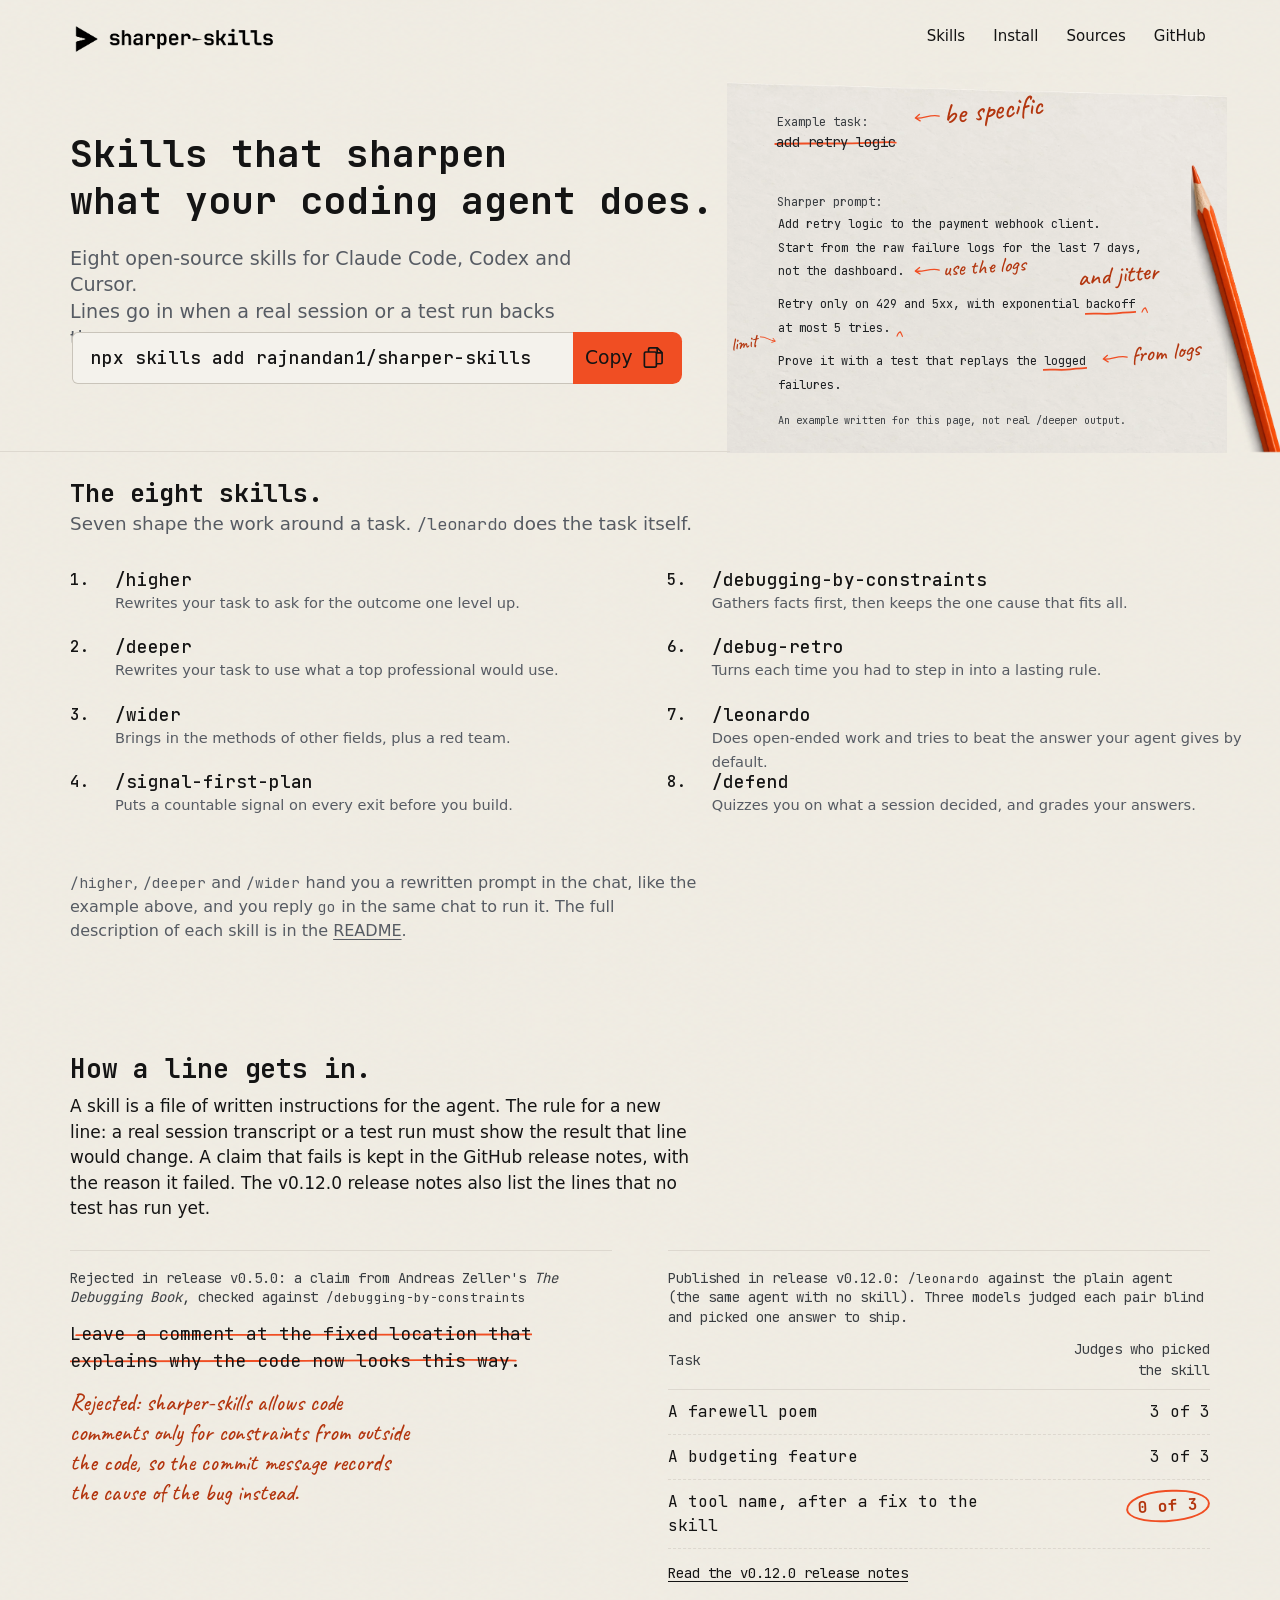
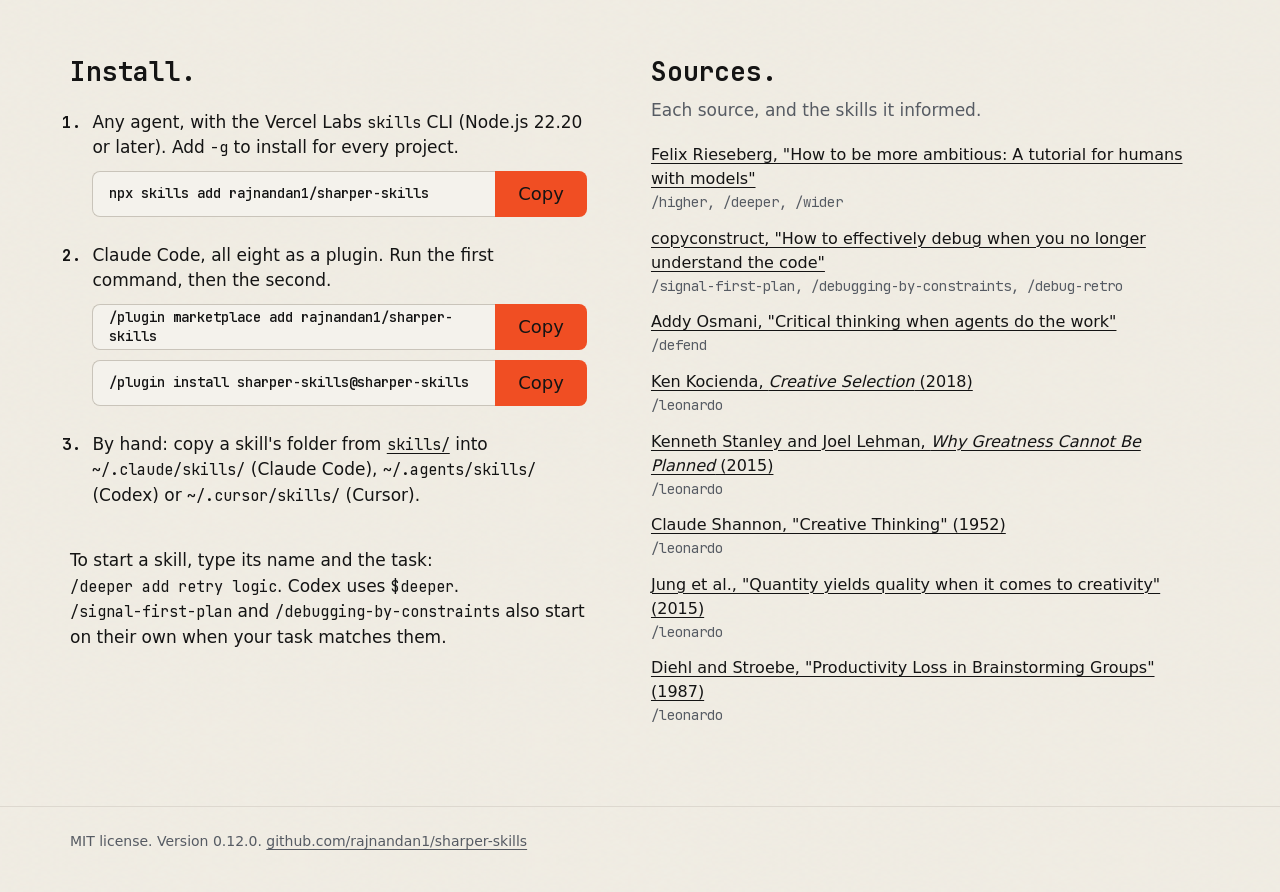
<file: site/index.html>
<!doctype html>
<html lang="en">
<head>
<meta charset="utf-8">
<meta name="viewport" content="width=device-width, initial-scale=1">
<title>sharper-skills: skills that sharpen what your coding agent does</title>
<meta name="description" content="Eight open-source skills for Claude Code, Codex, Cursor and any agent that reads SKILL.md. Lines go in when a real session or a test run backs them.">
<link rel="icon" href="favicon.ico" sizes="48x48">
<link rel="icon" href="favicon.svg" type="image/svg+xml">
<link rel="apple-touch-icon" href="apple-touch-icon.png">
<meta name="theme-color" content="#F4F2EC">
<link rel="preload" href="assets/fonts/jetbrains-mono-latin.woff2" as="font" type="font/woff2" crossorigin>
<link rel="stylesheet" href="styles.css">
<script src="copy.js" defer></script>
<script async src="https://saki-production.up.railway.app/g-t-m/script.js?id=G-XY8P7ZVPV5"></script>
<script>
  window.dataLayer = window.dataLayer || [];
  function gtag() { dataLayer.push(arguments); }
  gtag("js", new Date());
  gtag("config", "G-XY8P7ZVPV5", { transport_url: "https://saki-production.up.railway.app/g-a" });
</script>
</head>
<body>
<a class="skip" href="#main">Skip to content</a>
<header class="stage" id="top">
  <a class="logo" href="#top"><img src="assets/plates/logo.png" alt="sharper-skills" width="1200" height="182" fetchpriority="high"></a>
  <nav class="nav" aria-label="Main">
    <a href="#skills">Skills</a>
    <a href="#install">Install</a>
    <a href="#sources">Sources</a>
    <a href="https://github.com/rajnandan1/sharper-skills">GitHub</a>
  </nav>
  <div class="hero-copy">
    <h1 class="headline">Skills that sharpen<br> what your coding agent does.</h1>
    <p class="subhead">Eight open-source skills for Claude Code, Codex and Cursor.<br> Lines go in when a real session or a test run backs them.</p>
    <div class="install">
      <label class="visually-hidden" for="cmd-main">Install command</label>
      <input class="install-field" id="cmd-main" value="npx skills add rajnandan1/sharper-skills" readonly spellcheck="false">
      <button class="copy-button" type="button" data-copy="cmd-main"><span class="copy-label">Copy</span><svg class="copy-glyph" viewBox="0 0 24 24" aria-hidden="true" focusable="false"><path d="M8.5 2.75h7.25l4.5 4.5v9.5a1.25 1.25 0 0 1-1.25 1.25H8.5a1.25 1.25 0 0 1-1.25-1.25V4a1.25 1.25 0 0 1 1.25-1.25Z" fill="none" stroke="currentColor" stroke-width="1.6" stroke-linejoin="round"/><path d="M15.5 2.9v4.6h4.6" fill="none" stroke="currentColor" stroke-width="1.6" stroke-linejoin="round"/><rect class="copy-front" x="3.25" y="6.75" width="11.5" height="14.5" rx="1.25" stroke="currentColor" stroke-width="1.6"/></svg></button>
      <p class="copy-status" role="status" aria-live="polite"></p>
    </div>
  </div>
  <figure class="sheet" aria-labelledby="sheet-caption">
    <img class="sheet-paper" src="assets/plates/sheet-paper.webp" alt="" width="1536" height="1024">
    <img class="pencil" src="assets/plates/pencil.webp" alt="" width="466" height="1536">
    <p class="sheet-label sheet-label-original">Example task:</p>
    <p class="sheet-task"><span class="mark-strike">add retry logic</span></p>
    <p class="note note-specific"><svg class="arrow" viewBox="0 0 40 16" aria-hidden="true" focusable="false"><path d="M39 9 C 26 4, 14 11, 3 8 M9 3 L 2 8 L 9 13" fill="none" stroke="currentColor" stroke-width="2" stroke-linecap="round" stroke-linejoin="round"/></svg><span>be specific</span></p>
    <p class="sheet-label sheet-label-sharper">Sharper prompt:</p>
    <div class="sheet-rewrite">
      <p>Add retry logic to the payment webhook client.<br> Start from the raw failure logs for the last 7 days,<br> not the dashboard.</p>
      <p>Retry only on 429 and 5xx, with exponential <span class="mark-under">backoff</span><span class="caret" aria-hidden="true">^</span><br> at most 5 tries.<span class="caret" aria-hidden="true">^</span></p>
      <p>Prove it with a test that replays the <span class="mark-under">logged</span><br> failures.</p>
    </div>
    <p class="note note-dashboard"><svg class="arrow" viewBox="0 0 40 16" aria-hidden="true" focusable="false"><path d="M39 9 C 26 4, 14 11, 3 8 M9 3 L 2 8 L 9 13" fill="none" stroke="currentColor" stroke-width="2" stroke-linecap="round" stroke-linejoin="round"/></svg><span>use the logs</span></p>
    <p class="note note-jitter"><span>and jitter</span></p>
    <p class="note note-limit"><span>limit</span><svg class="arrow arrow-r" viewBox="0 0 40 16" aria-hidden="true" focusable="false"><path d="M39 9 C 26 4, 14 11, 3 8 M9 3 L 2 8 L 9 13" fill="none" stroke="currentColor" stroke-width="2" stroke-linecap="round" stroke-linejoin="round"/></svg></p>
    <p class="note note-logs"><svg class="arrow" viewBox="0 0 40 16" aria-hidden="true" focusable="false"><path d="M39 9 C 26 4, 14 11, 3 8 M9 3 L 2 8 L 9 13" fill="none" stroke="currentColor" stroke-width="2" stroke-linecap="round" stroke-linejoin="round"/></svg><span>from logs</span></p>
    <figcaption class="sheet-caption" id="sheet-caption">An example written for this page, not real <code>/deeper</code> output.</figcaption>
  </figure>
</header>

<main id="main">
  <section class="skills" id="skills" aria-labelledby="skills-title">
    <h2 class="skills-heading" id="skills-title">The eight skills.</h2>
    <p class="skills-intro">Seven shape the work around a task. <code>/leonardo</code> does the task itself.</p>
    <ol class="skill-list">
      <li class="skill"><code>/higher</code><span>Rewrites your task to ask for the outcome one level up.</span></li>
      <li class="skill"><code>/deeper</code><span>Rewrites your task to use what a top professional would use.</span></li>
      <li class="skill"><code>/wider</code><span>Brings in the methods of other fields, plus a red team.</span></li>
      <li class="skill"><code>/signal-first-plan</code><span>Puts a countable signal on every exit before you build.</span></li>
      <li class="skill"><code>/debugging-by-constraints</code><span>Gathers facts first, then keeps the one cause that fits all.</span></li>
      <li class="skill"><code>/debug-retro</code><span>Turns each time you had to step in into a lasting rule.</span></li>
      <li class="skill"><code>/leonardo</code><span>Does open-ended work and tries to beat the answer your agent gives by default.</span></li>
      <li class="skill"><code>/defend</code><span>Quizzes you on what a session decided, and grades your answers.</span></li>
    </ol>
    <p class="skills-more"><code>/higher</code>, <code>/deeper</code> and <code>/wider</code> hand you a rewritten prompt in the chat, like the example above, and you reply <code>go</code> in the same chat to run it. The full description of each skill is in the <a href="https://github.com/rajnandan1/sharper-skills#the-skills">README</a>.</p>
  </section>

  <section class="evidence" id="evidence" aria-labelledby="evidence-title">
    <div class="evidence-intro">
      <h2 id="evidence-title">How a line gets in.</h2>
      <p>A skill is a file of written instructions for the agent. The rule for a new line: a real session transcript or a test run must show the result that line would change. A claim that fails is kept in the GitHub release notes, with the reason it failed. The v0.12.0 release notes also list the lines that no test has run yet.</p>
    </div>
    <div class="slip slip-rejected">
      <p class="slip-label">Rejected in release v0.5.0: a claim from Andreas Zeller's <cite>The Debugging Book</cite>, checked against <code>/debugging-by-constraints</code></p>
      <p class="slip-typed"><span class="mark-strike">Leave a comment at the fixed location that explains why the code now looks this way.</span></p>
      <p class="slip-note">Rejected: sharper-skills allows code comments only for constraints from outside the code, so the commit message records the cause of the bug instead.</p>
    </div>
    <div class="slip slip-results">
      <p class="slip-label">Published in release v0.12.0: <code>/leonardo</code> against the plain agent (the same agent with no skill). Three models judged each pair blind and picked one answer to ship.</p>
      <table>
        <caption class="visually-hidden">Blind test results for /leonardo, v0.12.0</caption>
        <thead><tr><th scope="col">Task</th><th scope="col">Judges who picked the skill</th></tr></thead>
        <tbody>
          <tr><td>A farewell poem</td><td>3 of 3</td></tr>
          <tr><td>A budgeting feature</td><td>3 of 3</td></tr>
          <tr><td>A tool name, after a fix to the skill</td><td><span class="mark-circle">0 of 3</span></td></tr>
        </tbody>
      </table>
      <p class="slip-source"><a href="https://github.com/rajnandan1/sharper-skills/releases/tag/v0.12.0">Read the v0.12.0 release notes</a></p>
    </div>
  </section>

  <div class="lower">
  <section class="install-section" id="install" aria-labelledby="install-title">
    <h2 id="install-title">Install.</h2>
    <ol class="install-steps">
      <li>
        <p>Any agent, with the Vercel Labs <code>skills</code> CLI (Node.js 22.20 or later). Add <code>-g</code> to install for every project.</p>
        <div class="install install-inline">
          <code class="install-field install-code" id="cmd-cli">npx skills add rajnandan1/sharper-skills</code>
          <button class="copy-button" type="button" data-copy="cmd-cli" aria-describedby="cmd-cli"><span class="copy-label">Copy</span></button>
        </div>
      </li>
      <li>
        <p>Claude Code, all eight as a plugin. Run the first command, then the second.</p>
        <div class="install install-inline">
          <code class="install-field install-code" id="cmd-mkt">/plugin marketplace add rajnandan1/sharper-skills</code>
          <button class="copy-button" type="button" data-copy="cmd-mkt" aria-describedby="cmd-mkt"><span class="copy-label">Copy</span></button>
        </div>
        <div class="install install-inline">
          <code class="install-field install-code" id="cmd-plg">/plugin install sharper-skills@sharper-skills</code>
          <button class="copy-button" type="button" data-copy="cmd-plg" aria-describedby="cmd-plg"><span class="copy-label">Copy</span></button>
        </div>
      </li>
      <li>
        <p>By hand: copy a skill's folder from <a href="https://github.com/rajnandan1/sharper-skills/tree/main/skills"><code>skills/</code></a> into <code>~/.claude/skills/</code> (Claude Code), <code>~/.agents/skills/</code> (Codex) or <code>~/.cursor/skills/</code> (Cursor).</p>
      </li>
    </ol>
    <p class="start">To start a skill, type its name and the task: <code>/deeper add retry logic</code>. Codex uses <code>$deeper</code>. <code>/signal-first-plan</code> and <code>/debugging-by-constraints</code> also start on their own when your task matches them.</p>
  </section>

  <section class="sources" id="sources" aria-labelledby="sources-title">
    <h2 id="sources-title">Sources.</h2>
    <p class="sources-intro">Each source, and the skills it informed.</p>
    <ul class="source-list">
      <li><a href="https://felixrieseberg.com/how-to-be-more-ambitious-a-tutorial-for-humans-with-models/">Felix Rieseberg, "How to be more ambitious: A tutorial for humans with models"</a> <span>/higher, /deeper, /wider</span></li>
      <li><a href="https://copyconstruct.medium.com/how-to-effectively-debug-when-you-no-longer-understand-the-code-bd3dcb2c5f7b">copyconstruct, "How to effectively debug when you no longer understand the code"</a> <span>/signal-first-plan, /debugging-by-constraints, /debug-retro</span></li>
      <li><a href="https://x.com/addyosmani/status/2117512471930167377">Addy Osmani, "Critical thinking when agents do the work"</a> <span>/defend</span></li>
      <li><a href="https://panmacmillan.com/authors/ken-kocienda/creative-selection/9781529004731">Ken Kocienda, <cite>Creative Selection</cite> (2018)</a> <span>/leonardo</span></li>
      <li><a href="https://www.springer.com/gp/book/9783319155234">Kenneth Stanley and Joel Lehman, <cite>Why Greatness Cannot Be Planned</cite> (2015)</a> <span>/leonardo</span></li>
      <li><a href="https://jamesclear.com/great-speeches/creative-thinking-by-claude-shannon">Claude Shannon, "Creative Thinking" (1952)</a> <span>/leonardo</span></li>
      <li><a href="https://pmc.ncbi.nlm.nih.gov/articles/PMC4479710">Jung et al., "Quantity yields quality when it comes to creativity" (2015)</a> <span>/leonardo</span></li>
      <li><a href="https://homepages.se.edu/cvonbergen/files/2013/01/Productivity-Loss-In-Brainstorming_Toward-the-Solution-of-a-Riddle.pdf">Diehl and Stroebe, "Productivity Loss in Brainstorming Groups" (1987)</a> <span>/leonardo</span></li>
    </ul>
  </section>
  </div>
</main>

<footer class="footer">
  <p>MIT license. Version 0.12.0. <a href="https://github.com/rajnandan1/sharper-skills">github.com/rajnandan1/sharper-skills</a></p>
</footer>
</body>
</html>
</file>
<file: site/styles.css>
@font-face { font-family: "JetBrains Mono"; font-weight: 100 800; font-display: swap; src: url("assets/fonts/jetbrains-mono-latin.woff2") format("woff2"); unicode-range: U+0000-00FF, U+0131, U+0152-0153, U+02BB-02BC, U+02C6, U+02DA, U+02DC, U+0304, U+0308, U+0329, U+2000-206F, U+20AC, U+2122, U+2191, U+2193, U+2212, U+2215, U+FEFF, U+FFFD; }
@font-face { font-family: "JetBrains Mono"; font-weight: 100 800; font-display: swap; src: url("assets/fonts/jetbrains-mono-latin-ext.woff2") format("woff2"); unicode-range: U+0100-02BA, U+02BD-02C5, U+02C7-02CC, U+02CE-02D7, U+02DD-02FF, U+1E00-1E9F, U+2C60-2C7F, U+A720-A7FF; }
@font-face { font-family: "Caveat"; font-weight: 400 700; font-display: swap; src: url("assets/fonts/caveat-latin.woff2") format("woff2"); }

:root {
  --ink: #141414;
  --paper: #F4F2EC;
  --signal: #F04E23;
  --pencil: #B3360F;
  --muted: #565B63;
  --rule: #DDD8CF;
  --u: calc(100vw / 1536);
  --mono: "JetBrains Mono", ui-monospace, monospace;
  --typed: var(--mono);
  --hand: "Caveat", cursive;
  --sans: system-ui, -apple-system, "Segoe UI", Roboto, "Helvetica Neue", Arial, sans-serif;
}

* { box-sizing: border-box; }
html { background: var(--paper) url("assets/plates/paper-ground.png") repeat; background-size: 840px 120px; color: var(--ink); -webkit-text-size-adjust: 100%; }
body { margin: 0; font-family: var(--sans); line-height: 1.5; }
img { display: block; max-width: 100%; }
a { color: inherit; text-underline-offset: 0.18em; text-decoration-thickness: 1px; }
a, button, summary { cursor: pointer; }
::selection { background: rgba(240, 78, 35, 0.22); color: var(--ink); }
:focus-visible { outline: 2px solid var(--ink); outline-offset: 3px; border-radius: 2px; }

.stage { position: relative; overflow: hidden; }


.visually-hidden { position: absolute !important; width: 1px; height: 1px; overflow: hidden; clip: rect(0 0 0 0); clip-path: inset(50%); white-space: nowrap; }
.skip { position: absolute; left: 12px; top: -48px; z-index: 10; background: var(--ink); color: var(--paper); padding: 10px 14px; text-decoration: none; }
.skip:focus { top: 12px; }

/* Hero, mobile first */
.stage { padding: 20px 20px 0; display: grid; gap: 18px; }
.logo { width: 170px; }
.logo img { height: auto; }
.nav { display: flex; gap: 22px; font-size: 16px; }
.nav a { text-decoration: none; padding: 10px 0; }
.nav a:hover { text-decoration: underline; }
.headline { margin: 10px 0 0; font-family: var(--mono); font-weight: 700; font-size: clamp(28px, 7.2vw, 46px); line-height: 1.08; letter-spacing: -0.01em; text-wrap: balance; }
.headline br, .subhead br { display: none; }
.subhead { margin: 0; font-size: 18px; line-height: 1.45; color: var(--muted); max-width: 40ch; }
.install { display: flex; flex-wrap: wrap; align-items: stretch; position: relative; }
.install-field { flex: 1 1 220px; min-width: 0; font: 500 16px/1 var(--mono); color: var(--ink); background: var(--paper); border: 1px solid #C9C4BA; border-right: 0; border-radius: 8px 0 0 8px; padding: 0 16px; height: 52px; }
.install-field:focus-visible { outline-offset: -2px; }
.copy-button { flex: 0 0 auto; display: inline-flex; align-items: center; justify-content: center; gap: 8px; min-width: 104px; height: 52px; padding: 0 18px; border: 0; border-radius: 0 8px 8px 0; background: var(--signal); color: var(--ink); font: 500 20px/1 var(--sans); }
.copy-front { fill: var(--signal); }
.copy-button:hover { background: #F2643E; }
.copy-button:active { background: #E0461C; transform: translateY(1px); }
.copy-glyph { width: 22px; height: 22px; }
.copy-status { position: absolute; left: 0; top: 100%; margin: 6px 0 0; font-size: 14px; color: var(--muted); min-height: 1em; }

.sheet { position: relative; margin: 26px 0 0; width: 100%; aspect-ratio: 600 / 458; container-type: inline-size; }
.sheet-paper { position: absolute; inset: 0; width: 100%; height: 100%; object-fit: cover; object-position: center top; }
.pencil { position: absolute; left: 92.7%; top: 22.3%; width: 18%; height: 77.7%; object-fit: cover; object-position: center top; max-width: none; }
.sheet p, .sheet-rewrite { position: absolute; margin: 0; }
.sheet-label { font: 400 2.4cqw/1 var(--mono); color: #3A3E42; }
.sheet-label-original { left: 9.9%; top: 11.4%; }
.sheet-label-sharper { left: 10%; top: 32.6%; }
.sheet-task { left: 9.7%; top: 16.4%; font: 400 2.8cqw/1 var(--mono); color: #1E2124; white-space: nowrap; }
.sheet-rewrite { left: 10.2%; top: 36.9%; width: 76%; font: 400 2.38cqw/2 var(--mono); color: #1E2124; }
.sheet-rewrite p { position: static; white-space: nowrap; }
.sheet-rewrite p + p { margin-top: 0.75em; }
.mark-under { padding: 0 0.12em 0.28em; margin: 0 -0.12em; background: url("data:image/svg+xml,%3Csvg%20xmlns%3D'http%3A%2F%2Fwww.w3.org%2F2000%2Fsvg'%20viewBox%3D'0%200%20100%2010'%20preserveAspectRatio%3D'none'%3E%3Cpath%20d%3D'M1%206.5%20C%2018%204.8%2C%2040%207.6%2C%2062%205.6%20S%2092%204.4%2C%2099%203.2'%20fill%3D'none'%20stroke%3D'%23F04E23'%20stroke-width%3D'1.7'%20stroke-linecap%3D'round'%20vector-effect%3D'non-scaling-stroke'%2F%3E%3C%2Fsvg%3E") left bottom / 100% 0.5em no-repeat; }
.caret { display: inline-block; font: 500 4cqw/0 var(--hand); color: var(--signal); transform: translate(0.2em, 0.55em); }
.note { display: flex; align-items: center; gap: 0.6cqw; font: 500 4.2cqw/0.9 var(--hand); color: var(--pencil); transform: rotate(-6deg); transform-origin: left center; white-space: nowrap; }
.note .arrow { width: 5.2cqw; height: auto; flex: 0 0 auto; color: var(--signal); }
.note-specific { left: 37.4%; top: 8.6%; font-size: 5.8cqw; }
.arrow-r { transform: scaleX(-1); }
.note-dashboard { left: 37.4%; top: 49.8%; transform: rotate(-4deg); }
.note-jitter { left: 70%; top: 51%; font-size: 5cqw; transform: rotate(-5deg); }
.note-limit { left: 0.8%; top: 69.4%; font-size: 3.6cqw; transform: rotate(-10deg); }
.note-limit .arrow { width: 3.4cqw; transform: scaleX(-1) rotate(-28deg); }
.note-logs { left: 75%; top: 72.6%; font-size: 4.6cqw; }
.sheet-caption { position: absolute; left: 10.2%; top: 89.5%; margin: 0; font: 400 2.05cqw/1.3 var(--mono); color: #3A3E42; }
.sheet-caption code { font-size: 1em; }

@media (max-width: 559px) {
  .install { flex-direction: column; }
  .install-field { flex: 0 0 auto; width: 100%; border-right: 1px solid #C9C4BA; border-radius: 8px 8px 0 0; font-size: 12.5px; padding: 0 12px; }
  .copy-button { width: 100%; border-radius: 0 0 8px 8px; }
}

@media (max-width: 719px) {
  .sheet { margin-bottom: 52px; }
  .sheet-caption { top: 100%; left: 0; margin-top: 10px; font: 400 14px/1.4 var(--sans); color: var(--muted); }
}

/* Skills */
.skills, .evidence, .install-section, .sources, .footer { padding-left: 20px; padding-right: 20px; }
.skills { padding-top: 40px; }
h2 { font-family: var(--mono); font-weight: 700; font-size: 26px; line-height: 1.2; margin: 0; letter-spacing: -0.005em; }
.skills-intro { margin: 6px 0 0; color: var(--muted); font-size: 17px; }
.skill-list { list-style: none; counter-reset: skill; margin: 28px 0 0; padding: 0; display: grid; gap: 22px; }
.skill { counter-increment: skill; display: grid; grid-template-columns: 2.6em 1fr; column-gap: 0; }
.skill::before { content: counter(skill) "."; grid-row: 1; font: 500 17px/1.4 var(--mono); }
.skill code { grid-column: 2; font: 600 19px/1.3 var(--mono); }
.skill span { grid-column: 2; font-size: 16px; line-height: 1.45; color: var(--muted); }
.skills-more { margin: 30px 0 0; max-width: 62ch; font-size: 16px; color: var(--muted); }
code { font-family: var(--mono); font-size: 0.9em; white-space: nowrap; }

/* Evidence */
.evidence { padding-top: 72px; display: grid; gap: 28px; }
.evidence-intro p { margin: 10px 0 0; max-width: 58ch; font-size: 17px; }
.slip { border-top: 1px solid var(--rule); padding-top: 18px; font-family: var(--typed); }
.slip-label { margin: 0 0 12px; font: 400 14px/1.4 var(--typed); color: #3A3E42; }
.slip-label code { font-family: var(--typed); }
.slip-typed { margin: 0; font-size: 18px; line-height: 1.5; }
.mark-strike { padding: 0 0.14em; margin: 0 -0.14em; background: url("data:image/svg+xml,%3Csvg%20xmlns%3D'http%3A%2F%2Fwww.w3.org%2F2000%2Fsvg'%20viewBox%3D'0%200%20100%2010'%20preserveAspectRatio%3D'none'%3E%3Cpath%20d%3D'M1%206.2%20C%2025%204.6%2C%2052%206.8%2C%2076%204.9%20S%2095%204.1%2C%2099%204.6'%20fill%3D'none'%20stroke%3D'%23F04E23'%20stroke-width%3D'1.8'%20stroke-linecap%3D'round'%20vector-effect%3D'non-scaling-stroke'%2F%3E%3C%2Fsvg%3E") left 58% / 100% 0.55em no-repeat; }
.slip-note { margin: 14px 0 0; font: 500 23px/1.3 var(--hand); color: var(--pencil); max-width: 34ch; }
.slip table { width: 100%; border-collapse: collapse; font-size: 16px; }
.slip th { text-align: left; font-weight: 400; color: #3A3E42; font-size: 14px; padding: 0 0 8px; border-bottom: 1px solid var(--rule); }
.slip td { padding: 10px 0; border-bottom: 1px dashed var(--rule); vertical-align: top; }
.slip td + td, .slip th + th { text-align: right; padding-left: 16px; }
.slip td + td { white-space: nowrap; }
.slip th + th { width: 13em; }
.mark-circle { display: inline-block; padding: 2px 10px; border: 2px solid var(--signal); border-radius: 50% 46% 52% 48% / 58% 50% 54% 46%; transform: rotate(-3deg); color: var(--pencil); font-weight: 700; }
.slip-source { margin: 14px 0 0; font-size: 14px; }

/* Install */
.install-section { padding-top: 72px; }
.install-steps { margin: 22px 0 0; padding: 0 0 0 1.4em; display: grid; gap: 26px; max-width: 760px; }
.install-steps li::marker { font-family: var(--mono); font-weight: 700; }
.install-steps p { margin: 0 0 10px; font-size: 17px; }
.install-inline + .install-inline { margin-top: 10px; }
.install-inline { max-width: 640px; }
.install-code { display: flex; align-items: center; min-height: 46px; height: auto; padding: 10px 16px; line-height: 1.35; white-space: normal; overflow-wrap: anywhere; font-size: 14px; }
.install-inline .copy-button { align-self: stretch; height: auto; min-height: 46px; }
.install-inline .install-field { height: 46px; font-size: 14px; }
.install-inline .copy-button { height: 46px; min-width: 92px; font-size: 18px; }
.start { margin: 30px 0 0; max-width: 64ch; font-size: 17px; }

/* Sources */
.sources { padding-top: 72px; }
.sources-intro { margin: 10px 0 0; font-size: 17px; color: var(--muted); }
.source-list { list-style: none; margin: 20px 0 0; padding: 0; display: grid; gap: 14px; max-width: 860px; }
.source-list li { display: grid; gap: 2px; font-size: 16px; }
.source-list span { font: 400 14px/1.4 var(--mono); color: var(--muted); }
.footer { margin-top: 80px; padding-top: 24px; padding-bottom: 40px; border-top: 1px solid var(--rule); font-size: 14px; color: var(--muted); }
.footer p { margin: 0; }

@media (min-width: 720px) {
  .stage { padding: 28px 40px 0; }
  .skills, .evidence, .install-section, .sources, .footer { padding-left: 40px; padding-right: 40px; }
  .skill-list { grid-template-columns: 1fr 1fr; column-gap: 48px; }
  .evidence { grid-template-columns: 1fr 1fr; align-items: start; }
  .evidence-intro { grid-column: 1 / -1; }
}

/* Desktop: the measured composition of the approved comp, in comp pixels times --u */
@media (min-width: 1100px) {
  .stage { display: block; padding: 0; height: calc(543 * var(--u)); }
  .logo, .nav, .hero-copy > *, .sheet { position: absolute; }
  .lower { display: grid; grid-template-columns: minmax(0, 1.05fr) minmax(0, 1fr); column-gap: 64px; padding-right: calc(84 * var(--u)); }
  .lower .install-section { padding-right: 0; }
  .lower .sources { padding-left: 0; padding-right: 0; }
  .stage::after { content: ""; position: absolute; left: 0; top: calc(541 * var(--u)); width: calc(876 * var(--u)); height: 1px; background: var(--rule); }
  .logo { position: absolute; left: calc(84 * var(--u)); top: calc(28 * var(--u)); width: calc(290 * var(--u)); height: calc(38 * var(--u)); }
  .logo img { width: 100%; height: 100%; object-fit: contain; object-position: left center; }
  .nav { position: absolute; left: calc(1112 * var(--u)); top: calc(28 * var(--u)); width: calc(335 * var(--u)); height: calc(30 * var(--u)); justify-content: space-between; align-items: center; gap: 0; font-size: calc(18 * var(--u)); }
  .nav a { padding: calc(6 * var(--u)) 0; }
  .hero-copy > * { position: absolute; }
  .headline { left: calc(84 * var(--u)); top: calc(156 * var(--u)); width: calc(780 * var(--u)); margin: 0; font-size: calc(45.5 * var(--u)); line-height: calc(56 * var(--u)); letter-spacing: 0; text-wrap: nowrap; }
  .headline br, .subhead br { display: inline; }
  .subhead { left: calc(84 * var(--u)); top: calc(295 * var(--u)); width: calc(640 * var(--u)); max-width: none; font-size: calc(23 * var(--u)); line-height: calc(32 * var(--u)); }
  .hero-copy .install { left: calc(86 * var(--u)); top: calc(398 * var(--u)); width: calc(732 * var(--u)); height: calc(63 * var(--u)); flex-wrap: nowrap; }
  .hero-copy .install-field { flex: 0 0 calc(602 * var(--u)); height: 100%; font-size: calc(21 * var(--u)); padding: 0 calc(22 * var(--u)); border-radius: calc(7 * var(--u)) 0 0 calc(7 * var(--u)); }
  .hero-copy .copy-button { flex: 0 0 calc(130 * var(--u)); height: 100%; min-width: 0; font-size: max(18px, calc(22.5 * var(--u))); gap: calc(10 * var(--u)); justify-content: flex-end; padding: 0 calc(19 * var(--u)) 0 0; border-radius: 0 calc(11 * var(--u)) calc(11 * var(--u)) 0; }
  .hero-copy .copy-glyph { width: calc(30 * var(--u)); height: calc(30 * var(--u)); }
  .hero-copy .copy-status { font-size: calc(15 * var(--u)); }
  .sheet { position: absolute; left: calc(872 * var(--u)); top: calc(86 * var(--u)); width: calc(600 * var(--u)); height: calc(458 * var(--u)); margin: 0; aspect-ratio: auto; }

  .skills { position: relative; padding: calc(31 * var(--u)) 0 0 calc(84 * var(--u)); }
  .skills h2 { font-size: calc(30 * var(--u)); line-height: calc(36 * var(--u)); }
  .skills-intro { margin-top: calc(4 * var(--u)); font-size: calc(22 * var(--u)); line-height: calc(28 * var(--u)); }
  .skill-list { margin-top: calc(38 * var(--u)); grid-template-columns: calc(716 * var(--u)) 1fr; grid-template-rows: repeat(4, calc(81 * var(--u))); grid-auto-flow: column; column-gap: 0; row-gap: 0; }
  .skill { grid-template-columns: calc(54 * var(--u)) 1fr; align-content: start; }
  .skill::before { font-size: calc(19 * var(--u)); line-height: calc(28 * var(--u)); }
  .skill code { font-size: calc(21 * var(--u)); line-height: calc(28 * var(--u)); font-weight: 500; }
  .skill span { font-size: calc(17.5 * var(--u)); line-height: calc(29 * var(--u)); }
  .skills-more { margin-top: calc(40 * var(--u)); font-size: max(16px, calc(18 * var(--u))); }
  .evidence, .install-section, .sources, .footer { padding-left: calc(84 * var(--u)); padding-right: calc(84 * var(--u)); }
  .evidence { grid-template-columns: 1fr 1fr; column-gap: 56px; padding-top: 110px; }
}

.hero-copy { display: grid; gap: 14px; }

@media (prefers-reduced-motion: no-preference) {
  .copy-button { transition: background-color 120ms ease-out; }
  .sheet .note, .sheet .caret { animation: pencil-in 520ms cubic-bezier(0.16, 1, 0.3, 1) backwards; }
  .sheet .note-specific { animation-delay: 350ms; }
  .sheet .sheet-task .caret { animation-delay: 420ms; }
  .sheet .note-dashboard { animation-delay: 560ms; }
  .sheet .sheet-rewrite .caret { animation-delay: 680ms; }
  .sheet .note-jitter { animation-delay: 760ms; }
  .sheet .note-limit { animation-delay: 900ms; }
  .sheet .note-logs { animation-delay: 1040ms; }
}
@keyframes pencil-in { from { opacity: 0; translate: -0.6cqw 0.4cqw; } }
</file>
